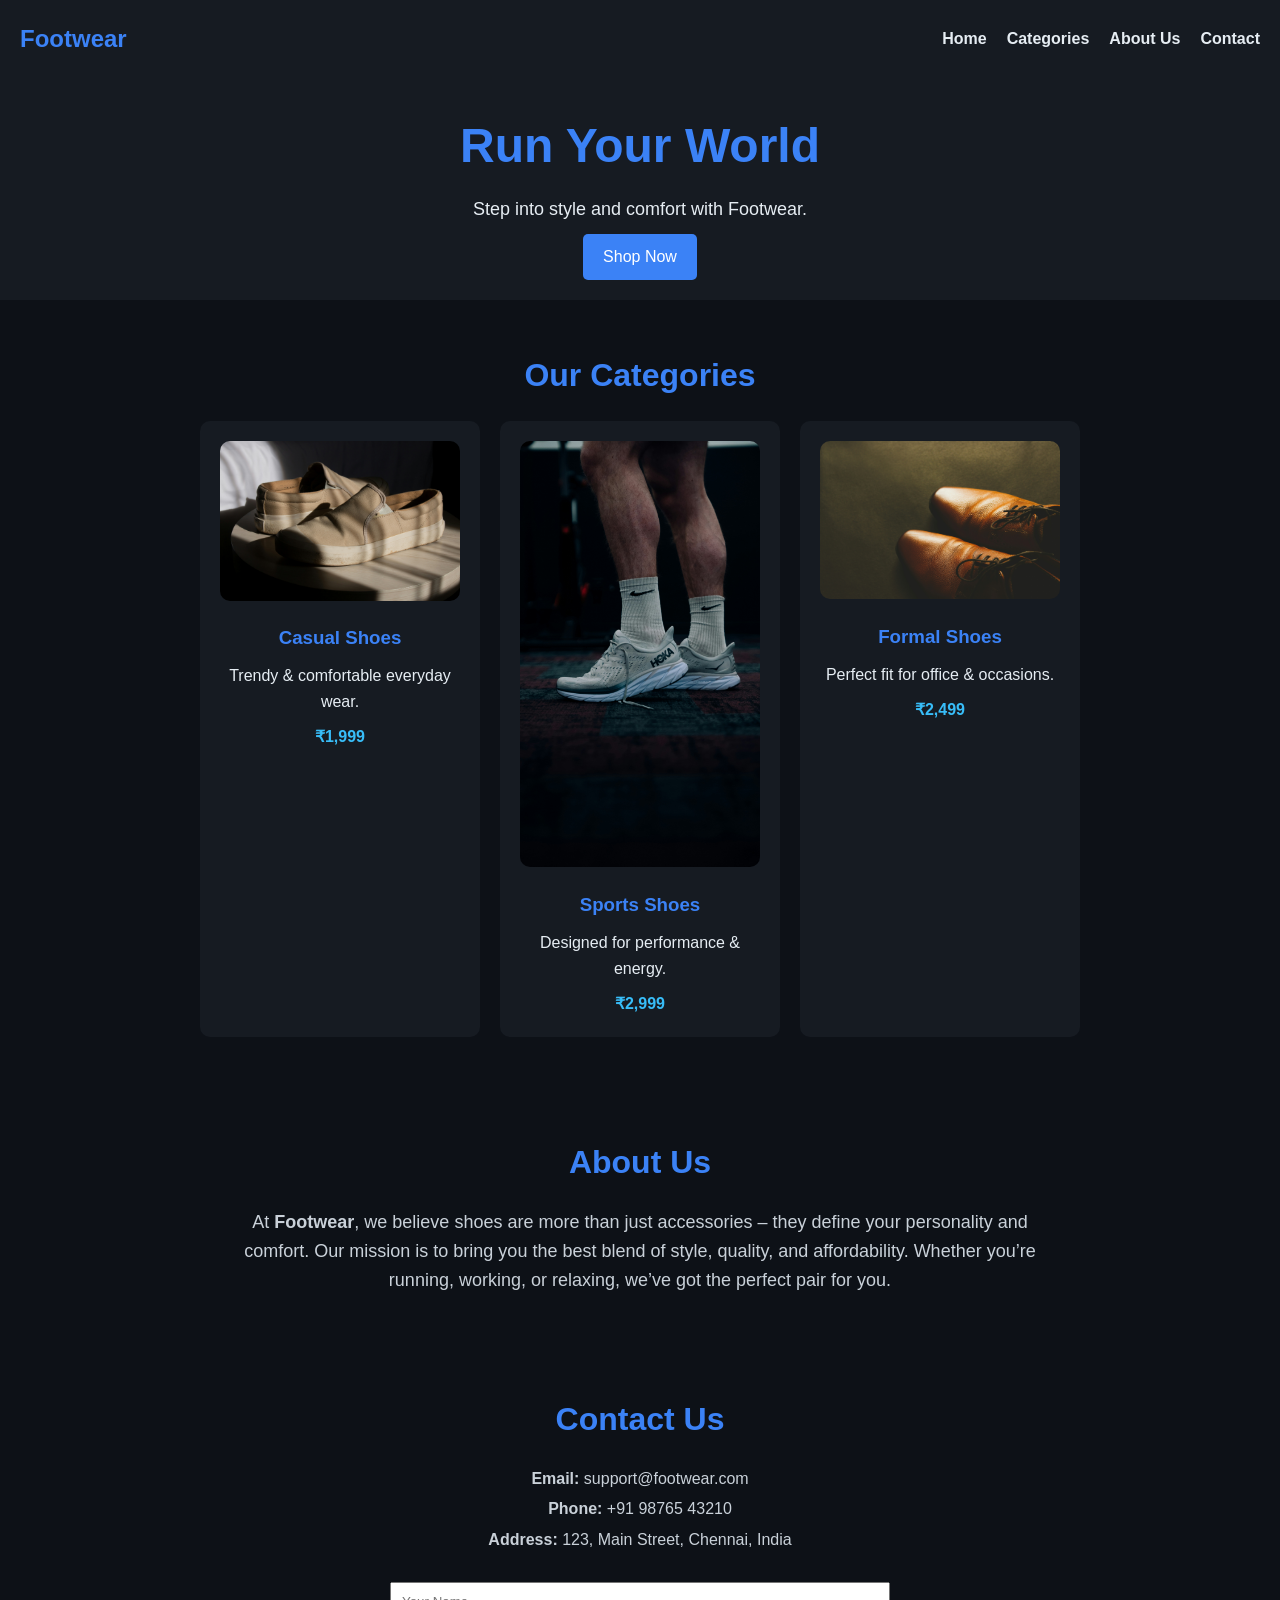
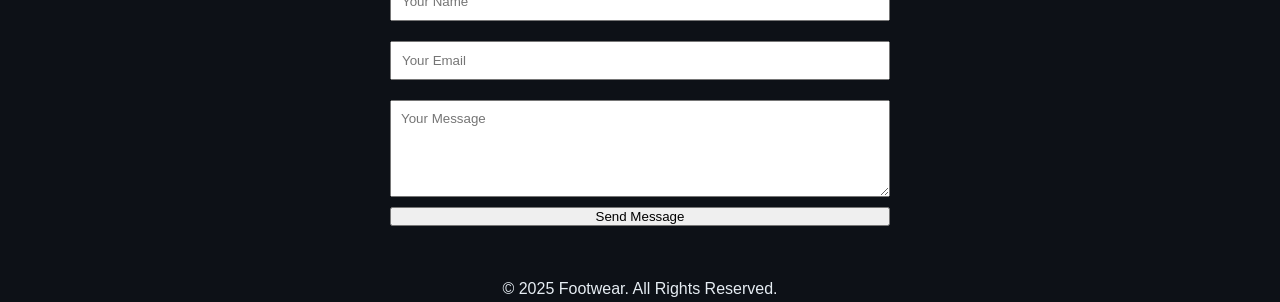
<file: landing page/index.html>
<!DOCTYPE html>
<html lang="en">
<head>
  <meta charset="UTF-8">
  <meta name="viewport" content="width=device-width, initial-scale=1.0">
  <title>Footwear - Run Your World</title>
  <link rel="stylesheet" href="style.css">
</head>
<body>
  <!-- Header -->
  <header>
    <nav>
      <div class="logo">Footwear</div>
      <ul>
        <li><a href="#home">Home</a></li>
        <li><a href="#categories">Categories</a></li>
        <li><a href="#about">About Us</a></li>
        <li><a href="#contact">Contact</a></li>
      </ul>
    </nav>
    <div class="hero" id="home">
      <h1>Run Your World</h1>
      <p>Step into style and comfort with Footwear.</p>
      <a href="#categories" class="btn">Shop Now</a>
    </div>
  </header>

  <!-- Categories -->
  <section class="categories" id="categories">
    <h2>Our Categories</h2>
    <div class="category-container">
      <div class="category-card">
        <img src="casual shoe.jpg" alt="Casual Shoes">
        <h3>Casual Shoes</h3>
        <p>Trendy & comfortable everyday wear.</p>
        <span class="price">₹1,999</span>
      </div>
      <div class="category-card">
        <img src="sports shoe.jpg" alt="Sports Shoes">
        <h3>Sports Shoes</h3>
        <p>Designed for performance & energy.</p>
        <span class="price">₹2,999</span>
      </div>
      <div class="category-card">
        <img src="formal shoe.jpg" alt="Formal Shoes">
        <h3>Formal Shoes</h3>
        <p>Perfect fit for office & occasions.</p>
        <span class="price">₹2,499</span>
      </div>
    </div>
  </section>

  <!-- About Us -->
  <section class="about" id="about">
    <h2>About Us</h2>
    <p>
      At <strong>Footwear</strong>, we believe shoes are more than just accessories –
      they define your personality and comfort.  
      Our mission is to bring you the best blend of style, quality, and affordability.
      Whether you’re running, working, or relaxing, we’ve got the perfect pair for you.
    </p>
  </section>

  <!-- Contact -->
  <section class="contact" id="contact">
    <h2>Contact Us</h2>
    <div class="contact-info">
      <p><strong>Email:</strong> support@footwear.com</p>
      <p><strong>Phone:</strong> +91 98765 43210</p>
      <p><strong>Address:</strong> 123, Main Street, Chennai, India</p>
    </div>
    <form>
      <input type="text" placeholder="Your Name" required>
      <input type="email" placeholder="Your Email" required>
      <textarea placeholder="Your Message" rows="5" required></textarea>
      <button type="submit">Send Message</button>
    </form>
  </section>

  <!-- Footer -->
  <center><footer>
    <p>&copy; 2025 Footwear. All Rights Reserved.</p>
  </footer></center>
</body>
</html>
</file>
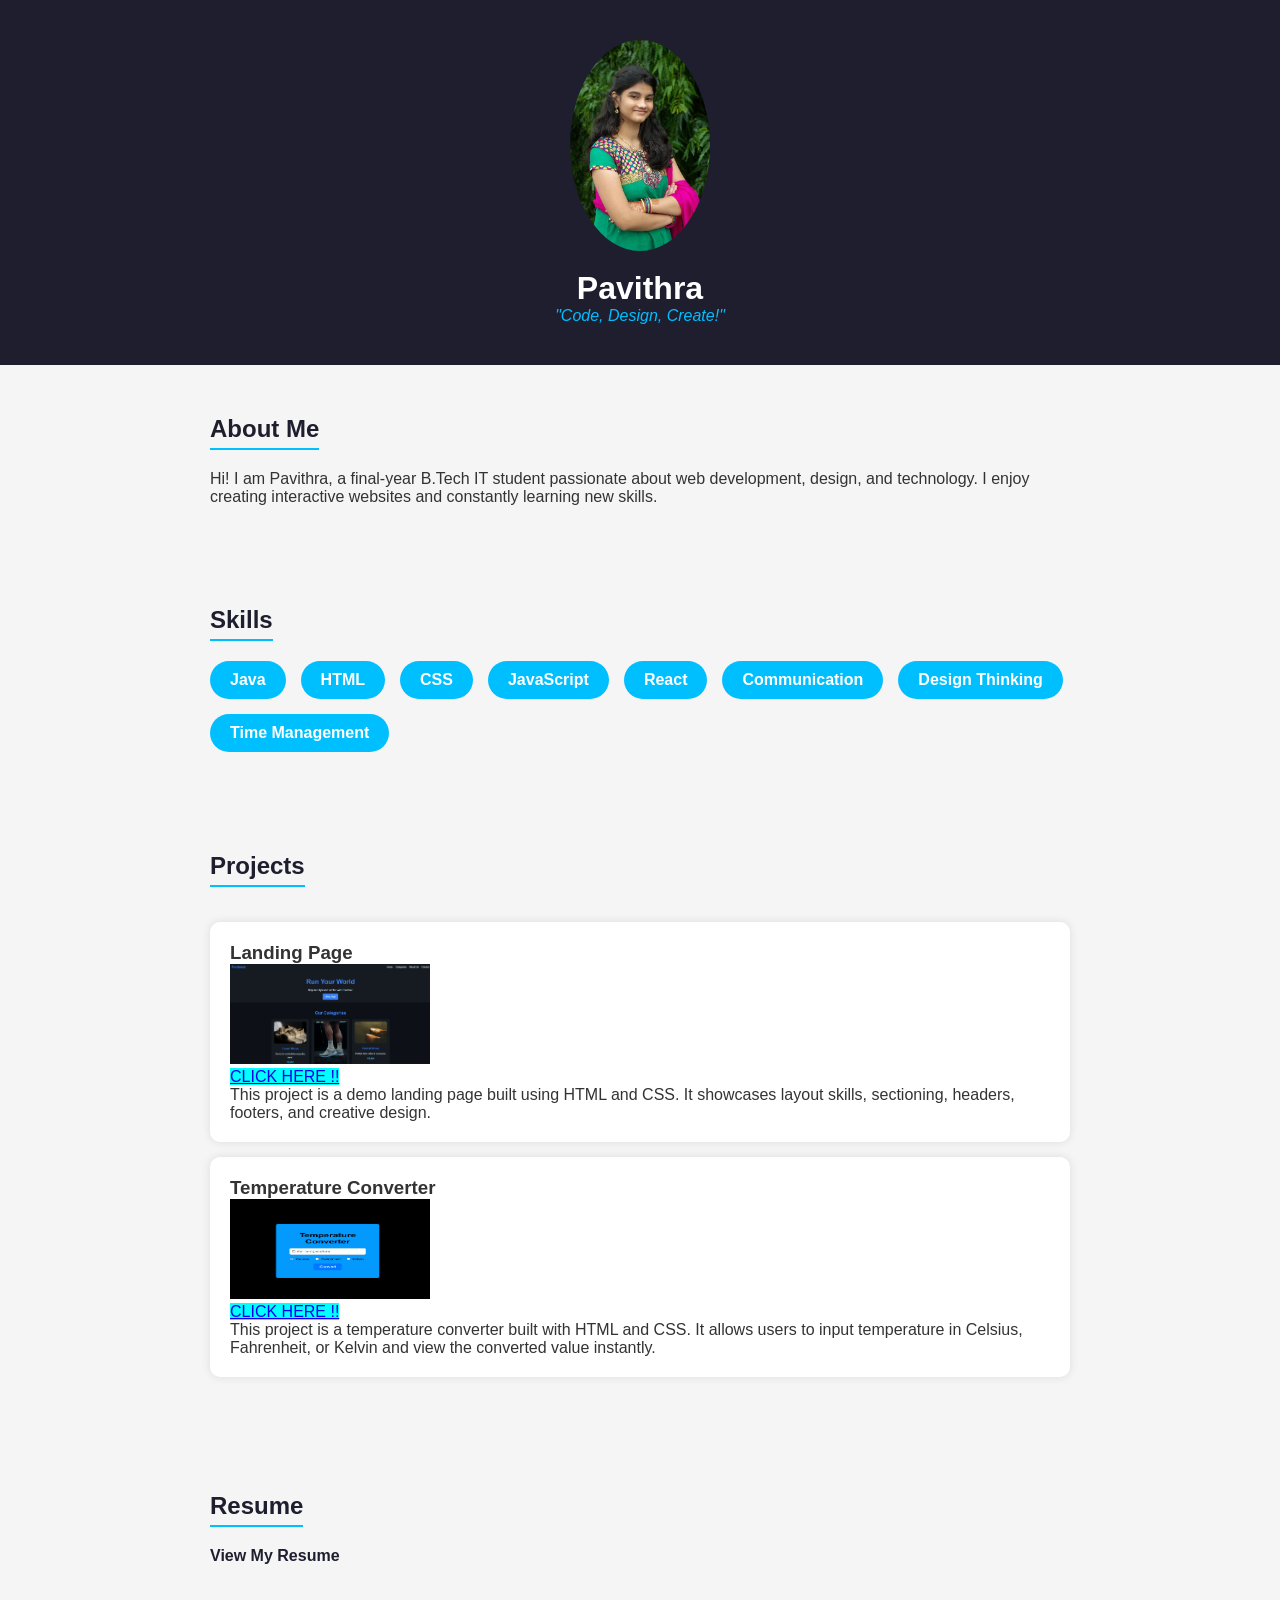
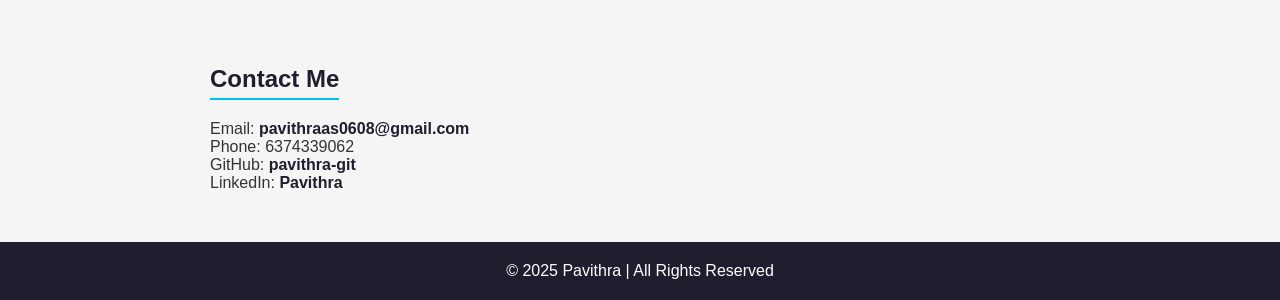
<file: portfolio/index.html>
<!DOCTYPE html>
<html lang="en">
<head>
    <meta charset="UTF-8">
    <meta name="viewport" content="width=device-width, initial-scale=1.0">
    <title>Pavithra Portfolio</title>
    <link rel="stylesheet" href="style.css">
</head>
<body>
    <!-- Header Section -->
    <header>
        <div class="intro">
            <!-- Add your image here -->
            <img src="WhatsApp Image 2025-08-28 at 14.53.10_988875a1.jpg" alt="Pavithra AS" class="profile-pic">
            <h1>Pavithra </h1>
            <p class="slogan">"Code, Design, Create!"</p>
        </div>
    </header>

    <!-- About Me Section -->
    <section id="about">
        <h2>About Me</h2>
        <p>
            Hi! I am Pavithra, a final-year B.Tech IT student passionate about web development, design, and technology. I enjoy creating interactive websites and constantly learning new skills.
        </p>
    </section>

    <!-- Skills Section -->
    <section id="skills">
        <h2>Skills</h2>
        <div class="skills-container">
            <div class="skill">Java</div>
            <div class="skill">HTML</div>
            <div class="skill">CSS</div>
            <div class="skill">JavaScript</div>
            <div class="skill">React</div>
            <div class="skill">Communication</div>
            <div class="skill">Design Thinking</div>
            <div class="skill">Time Management</div>
        </div>
    </section>

    <!-- Projects Section -->
    <section id="projects">
        <h2>Projects</h2>
        <div class="project">
            <h3>Landing Page</h3>
            <img src="Screenshot 2025-08-28 140953.png" style="width: 200px; height: 100px;"><br>
            <a href="file:///C:/Users/Pavithra.%20A.S/OneDrive/%E3%83%89%E3%82%AD%E3%83%A5%E3%83%A1%E3%83%B3%E3%83%88/oasis%20level%201/task%201%20landing%20page/index.html" style="background-color: aqua;">CLICK HERE !!</a>
            <p>This project is a demo landing page built using HTML and CSS. It showcases layout skills, sectioning, headers, footers, and creative design.</p>
        </div>
        <div class="project">
            <h3>Temperature Converter</h3>
            <img src="Screenshot 2025-08-28 151801.png" style="width: 200px; height: 100px;"><br>
            <a href="file:///C:/Users/Pavithra.%20A.S/OneDrive/%E3%83%89%E3%82%AD%E3%83%A5%E3%83%A1%E3%83%B3%E3%83%88/oasis%20level%201/task%203%20temperature%20convertor/index.html" style="background-color: aqua;">CLICK HERE !!</a>
            <p>This project is a temperature converter built with HTML and CSS. It allows users to input temperature in Celsius, Fahrenheit, or Kelvin and view the converted value instantly.</p>
        </div>
    </section>

    <!-- Resume Section -->
    <section id="resume">
        <h2>Resume</h2>
        <p>
            <a href="CV_2025072921101135.pdf" target="_blank">View My Resume</a>
        </p>
    </section>

    <!-- Contact Section -->
    <section id="contact">
        <h2>Contact Me</h2>
        <p>Email: <a href="mailto:pavithraas0608@gmail.com">pavithraas0608@gmail.com</a></p>
        <p>Phone: 6374339062</p>
        <p>GitHub: <a href="https://github.com/pavithra-achuthan" target="_blank">pavithra-git</a></p>
        <p>LinkedIn: <a href="https://www.linkedin.com/in/pavithra-s-482b17380" target="_blank">Pavithra</a></p>
    </section>

    <!-- Footer -->
    <footer>
        <p>&copy; 2025 Pavithra  | All Rights Reserved</p>
    </footer>
</body>
</html>
</file>
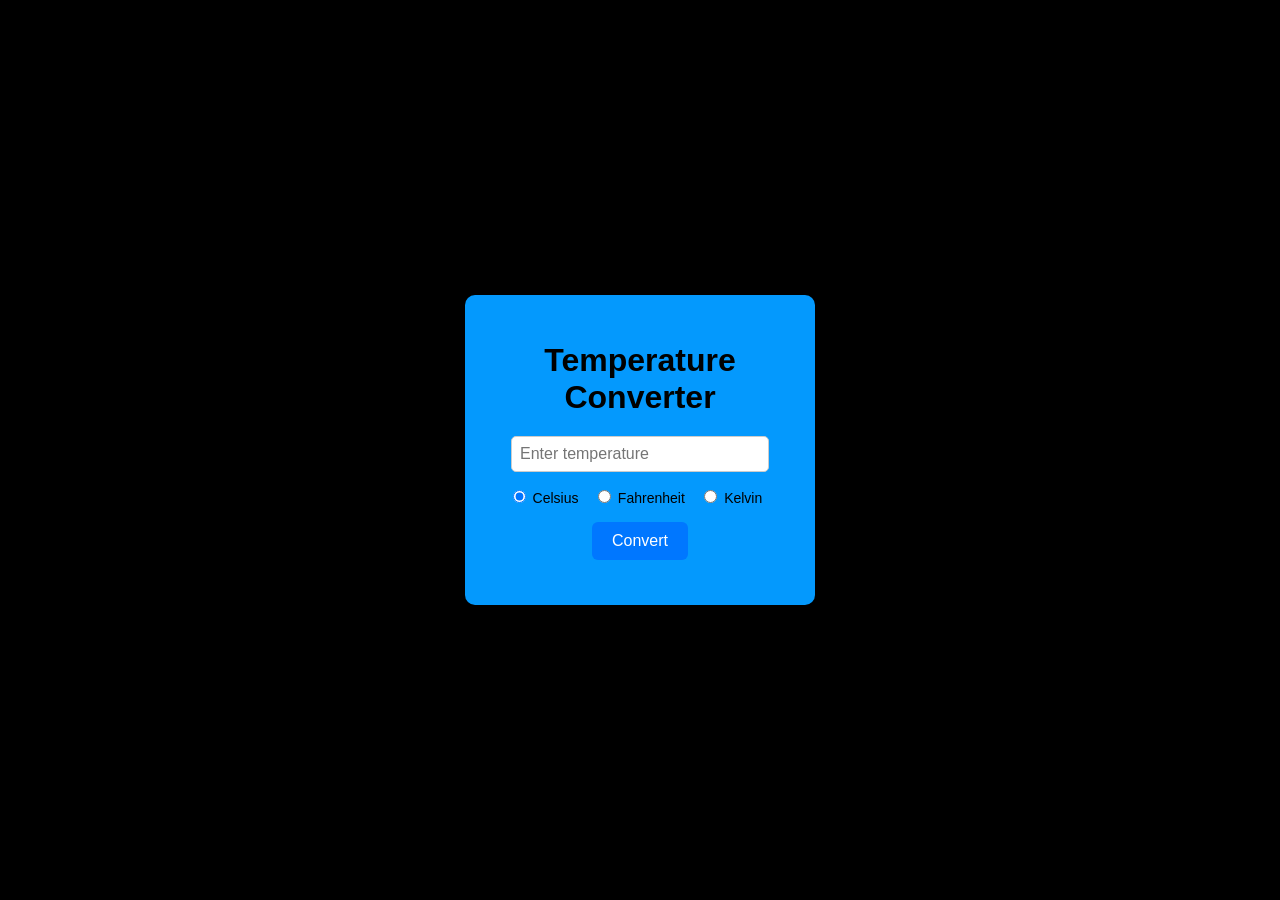
<file: temperature convertor website/index.html>
<!DOCTYPE html>
<html lang="en">
<head>
    <meta charset="UTF-8">
    <meta name="viewport" content="width=device-width, initial-scale=1.0">
    <title>Temperature Converter</title>
    <link rel="stylesheet" href="style.css">
</head>
<body style="background-color: black;">
    <div class="container">
        <h1>Temperature Converter</h1>

        <input type="number" id="tempInput" placeholder="Enter temperature">

        <div class="options">
            <label><input type="radio" name="unit" value="C" checked> Celsius</label>
            <label><input type="radio" name="unit" value="F"> Fahrenheit</label>
            <label><input type="radio" name="unit" value="K"> Kelvin</label>
        </div>

        <button onclick="convertTemp()">Convert</button>

        <div id="result"></div>
    </div>

    <script src="script.js"></script>
</body>
</html>
</file>
<file: landing page/style.css>
/* General Reset */
* {
  margin: 0;
  padding: 0;
  box-sizing: border-box;
  font-family: Arial, sans-serif;
}

body {
  background: #0d1117;
  color: #e6edf3;
  line-height: 1.6;
}

/* Header */
header {
  background: #161b22;
  padding: 20px;
  text-align: center;
}

nav {
  display: flex;
  justify-content: space-between;
  align-items: center;
}

nav .logo {
  font-size: 24px;
  font-weight: bold;
  color: #3b82f6;
}

nav ul {
  list-style: none;
  display: flex;
}

nav ul li {
  margin-left: 20px;
}

nav ul li a {
  text-decoration: none;
  color: #e6edf3;
  font-weight: bold;
  transition: color 0.3s ease;
}

nav ul li a:hover {
  color: #3b82f6;
}

/* Hero */
.hero {
  margin-top: 50px;
}

.hero h1 {
  font-size: 48px;
  color: #3b82f6;
}

.hero p {
  margin: 10px 0;
  font-size: 18px;
}

.btn {
  display: inline-block;
  padding: 10px 20px;
  background: #3b82f6;
  color: #fff;
  text-decoration: none;
  border-radius: 5px;
  transition: background 0.3s ease;
}

.btn:hover {
  background: #2563eb;
}

/* Categories */
.categories {
  padding: 50px 20px;
  text-align: center;
}

.categories h2 {
  font-size: 32px;
  margin-bottom: 20px;
  color: #3b82f6;
}

.category-container {
  display: flex;
  justify-content: center;
  gap: 20px;
  flex-wrap: wrap;
}

.category-card {
  background: #161b22;
  padding: 20px;
  border-radius: 10px;
  width: 280px;
  transition: transform 0.3s ease;
}

.category-card:hover {
  transform: translateY(-10px);
}

.category-card img {
  width: 100%;
  border-radius: 10px;
}

.category-card h3 {
  margin: 15px 0 10px;
  color: #3b82f6;
}

.price {
  display: block;
  margin-top: 10px;
  font-weight: bold;
  color: #38bdf8;
}

/* About */
.about {
  padding: 50px 20px;
  text-align: center;
}

.about h2 {
  font-size: 32px;
  margin-bottom: 20px;
  color: #3b82f6;
}

.about p {
  max-width: 800px;
  margin: 0 auto;
  font-size: 18px;
  color: #c9d1d9;
}

/* Contact */
.contact {
  padding: 50px 20px;
  text-align: center;
}

.contact h2 {
  font-size: 32px;
  margin-bottom: 20px;
  color: #3b82f6;
}

.contact-info {
  margin-bottom: 20px;
  color: #c9d1d9;
}

.contact-info p {
  margin: 5px 0;
}

form {
  max-width: 500px;
  margin: 0 auto;
  display: flex;
  flex-direction: column;
}

form input, form textarea {
  margin: 10px 0;
  padding: 10px;
}
</file>
<file: portfolio/style.css>
/* Reset default styles */
* {
    margin: 0;
    padding: 0;
    box-sizing: border-box;
    font-family: Arial, sans-serif;
}

body {
    background: #f5f5f5;
    color: #333;
}

/* Header */
header {
    background-color: #1e1e2f;
    color: white;
    padding: 40px 20px;
    text-align: center;
}

.profile-pic {
    width: 140px;
    border-radius: 50%;
    margin-bottom: 15px;
}

.slogan {
    font-style: italic;
    color: #00bfff;
}

/* Sections */
section {
    padding: 50px 20px;
    max-width: 900px;
    margin: auto;
}

section h2 {
    margin-bottom: 20px;
    color: #1e1e2f;
    border-bottom: 2px solid #00bfff;
    display: inline-block;
    padding-bottom: 5px;
}

/* Skills */
.skills-container {
    display: flex;
    flex-wrap: wrap;
    gap: 15px;
}

.skill {
    background-color: #00bfff;
    color: white;
    padding: 10px 20px;
    border-radius: 25px;
    font-weight: bold;
}

/* Projects */
.project {
    background-color: #fff;
    padding: 20px;
    margin: 15px 0;
    border-radius: 10px;
    box-shadow: 0 0 10px rgba(0,0,0,0.1);
}

/* Resume */
#resume a {
    color: #1e1e2f;
    font-weight: bold;
    text-decoration: none;
}

#resume a:hover {
    color: #00bfff;
}

/* Contact */
section#contact a {
    color: #1e1e2f;
    text-decoration: none;
    font-weight: bold;
}

section#contact a:hover {
    color: #00bfff;
}

/* Footer */
footer {
    text-align: center;
    padding: 20px;
    background-color: #1e1e2f;
    color: white;
}
</file>
<file: temperature convertor website/style.css>
body {
    font-family: Arial, sans-serif;
    background-color: #f2f2f2;
    display: flex;
    justify-content: center;
    align-items: center;
    height: 100vh;
    margin: 0;
}

.container {
    background-color: #0499fd;
    padding: 25px;
    border-radius: 10px;
    box-shadow: 0 4px 8px rgba(0,0,0,0.1);
    text-align: center;
    width: 300px;
}

h1 {
    margin-bottom: 20px;
}

input[type="number"] {
    width: 80%;
    padding: 8px;
    margin-bottom: 15px;
    border-radius: 5px;
    border: 1px solid #ccc;
    font-size: 16px;
}

.options {
    margin-bottom: 15px;
}

.options label {
    margin-right: 10px;
    font-size: 14px;
}

button {
    padding: 10px 20px;
    border: none;
    background-color: #0077ff;
    color: #fff;
    font-size: 16px;
    border-radius: 6px;
    cursor: pointer;
}

button:hover {
    background-color: #005ecc;
}

#result {
    margin-top: 20px;
    font-size: 18px;
    font-weight: bold;
}
</file>
